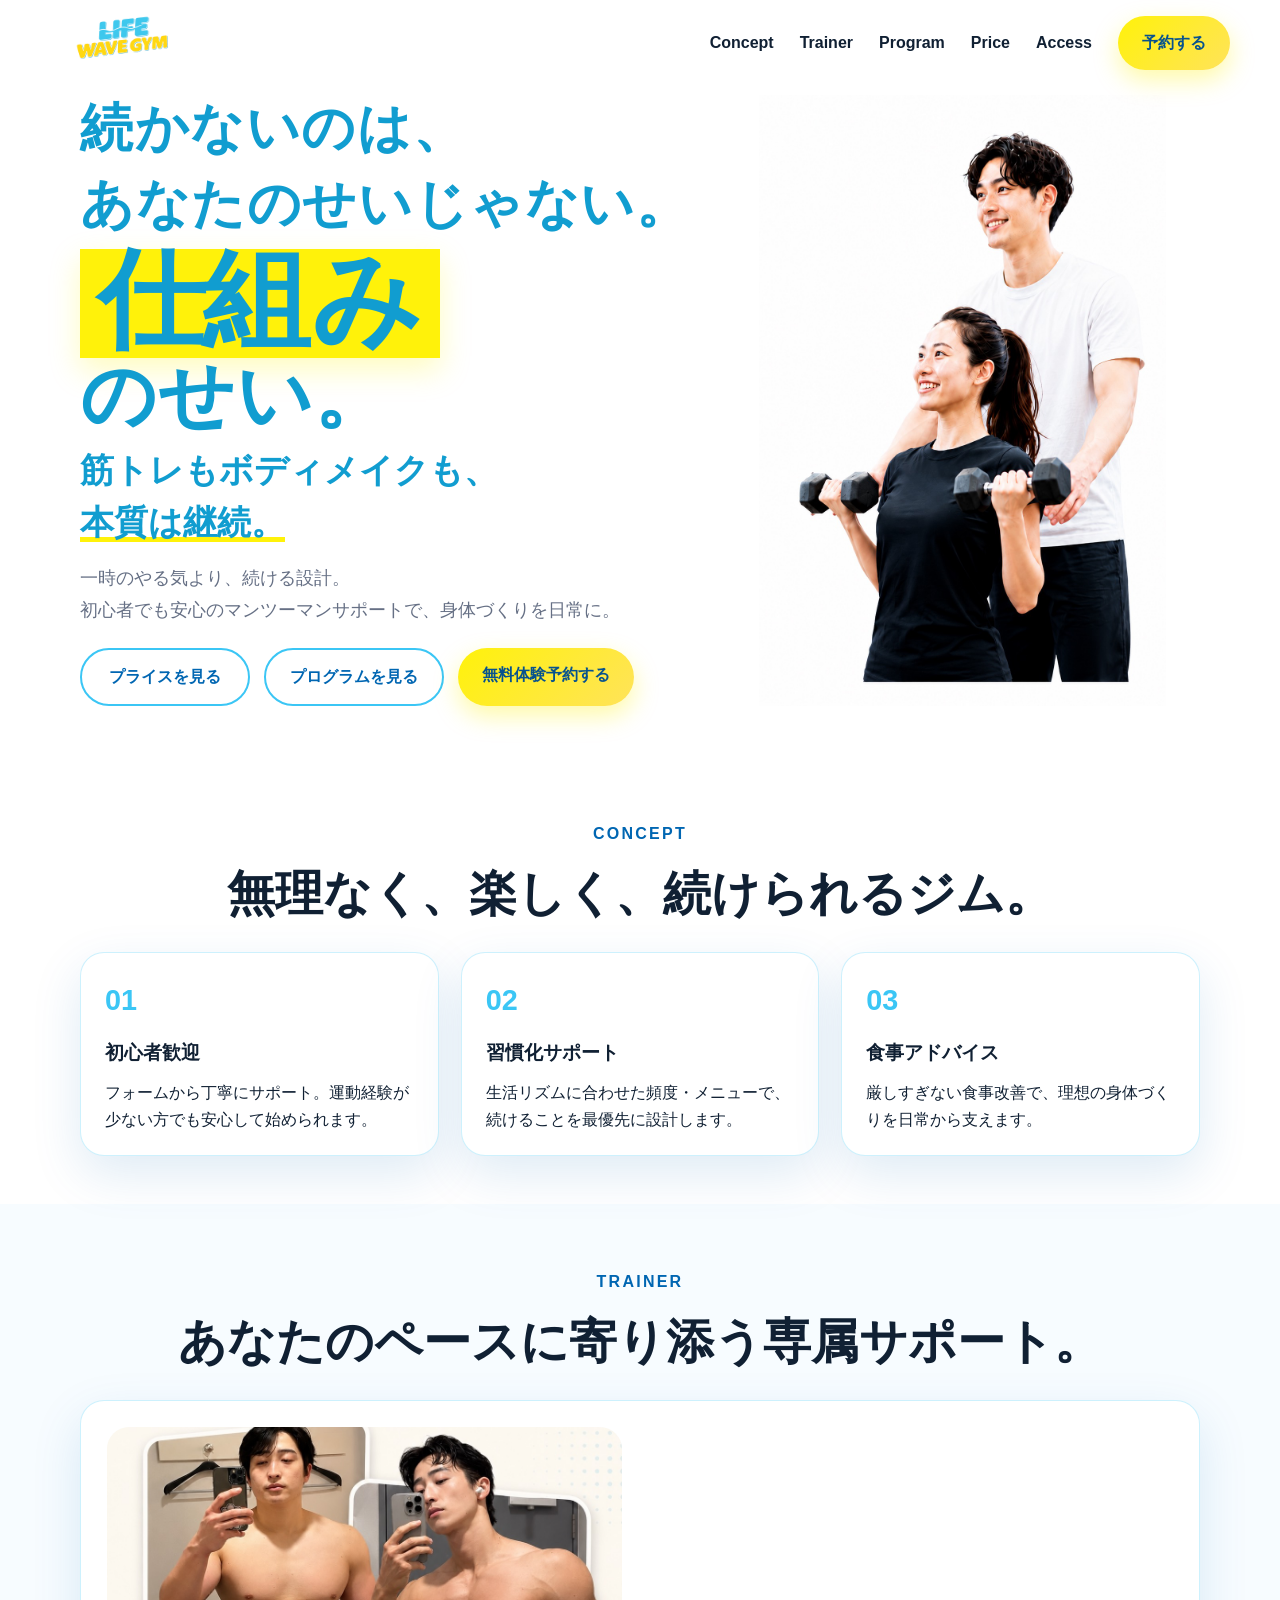
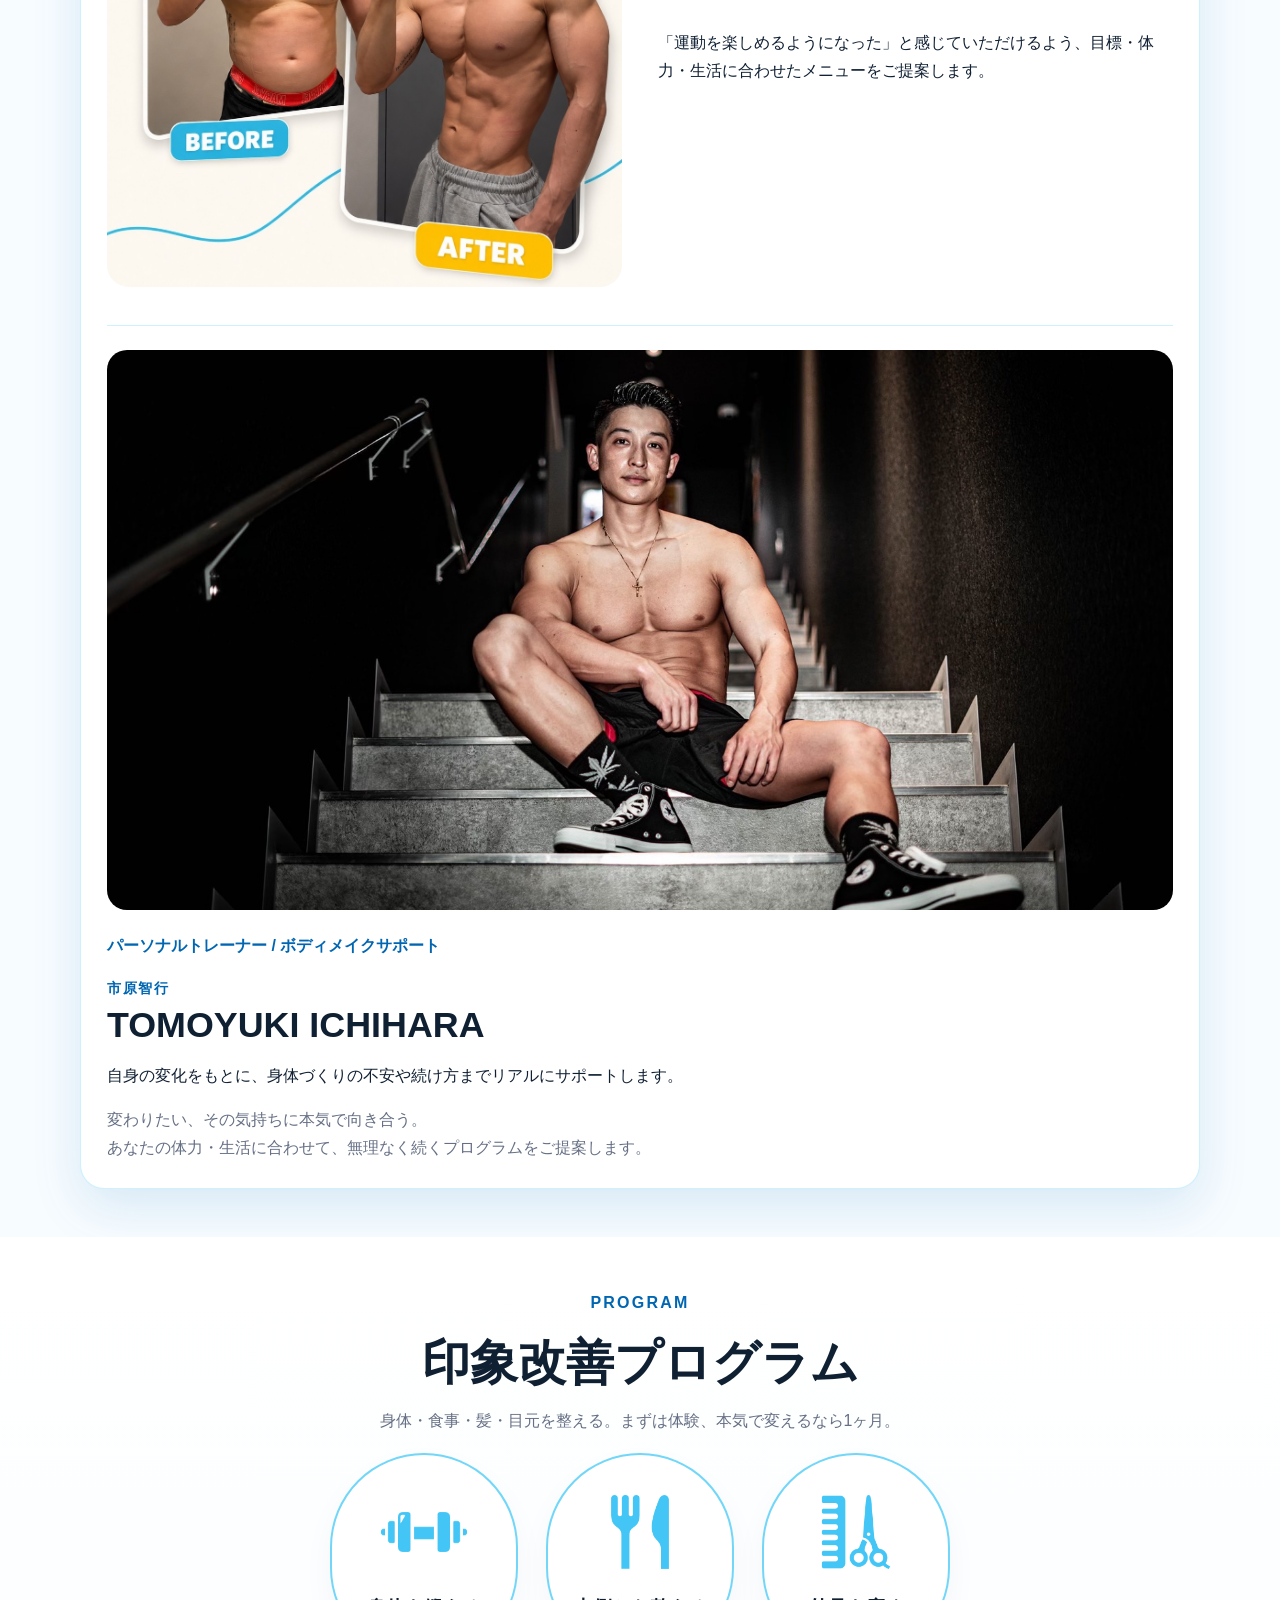
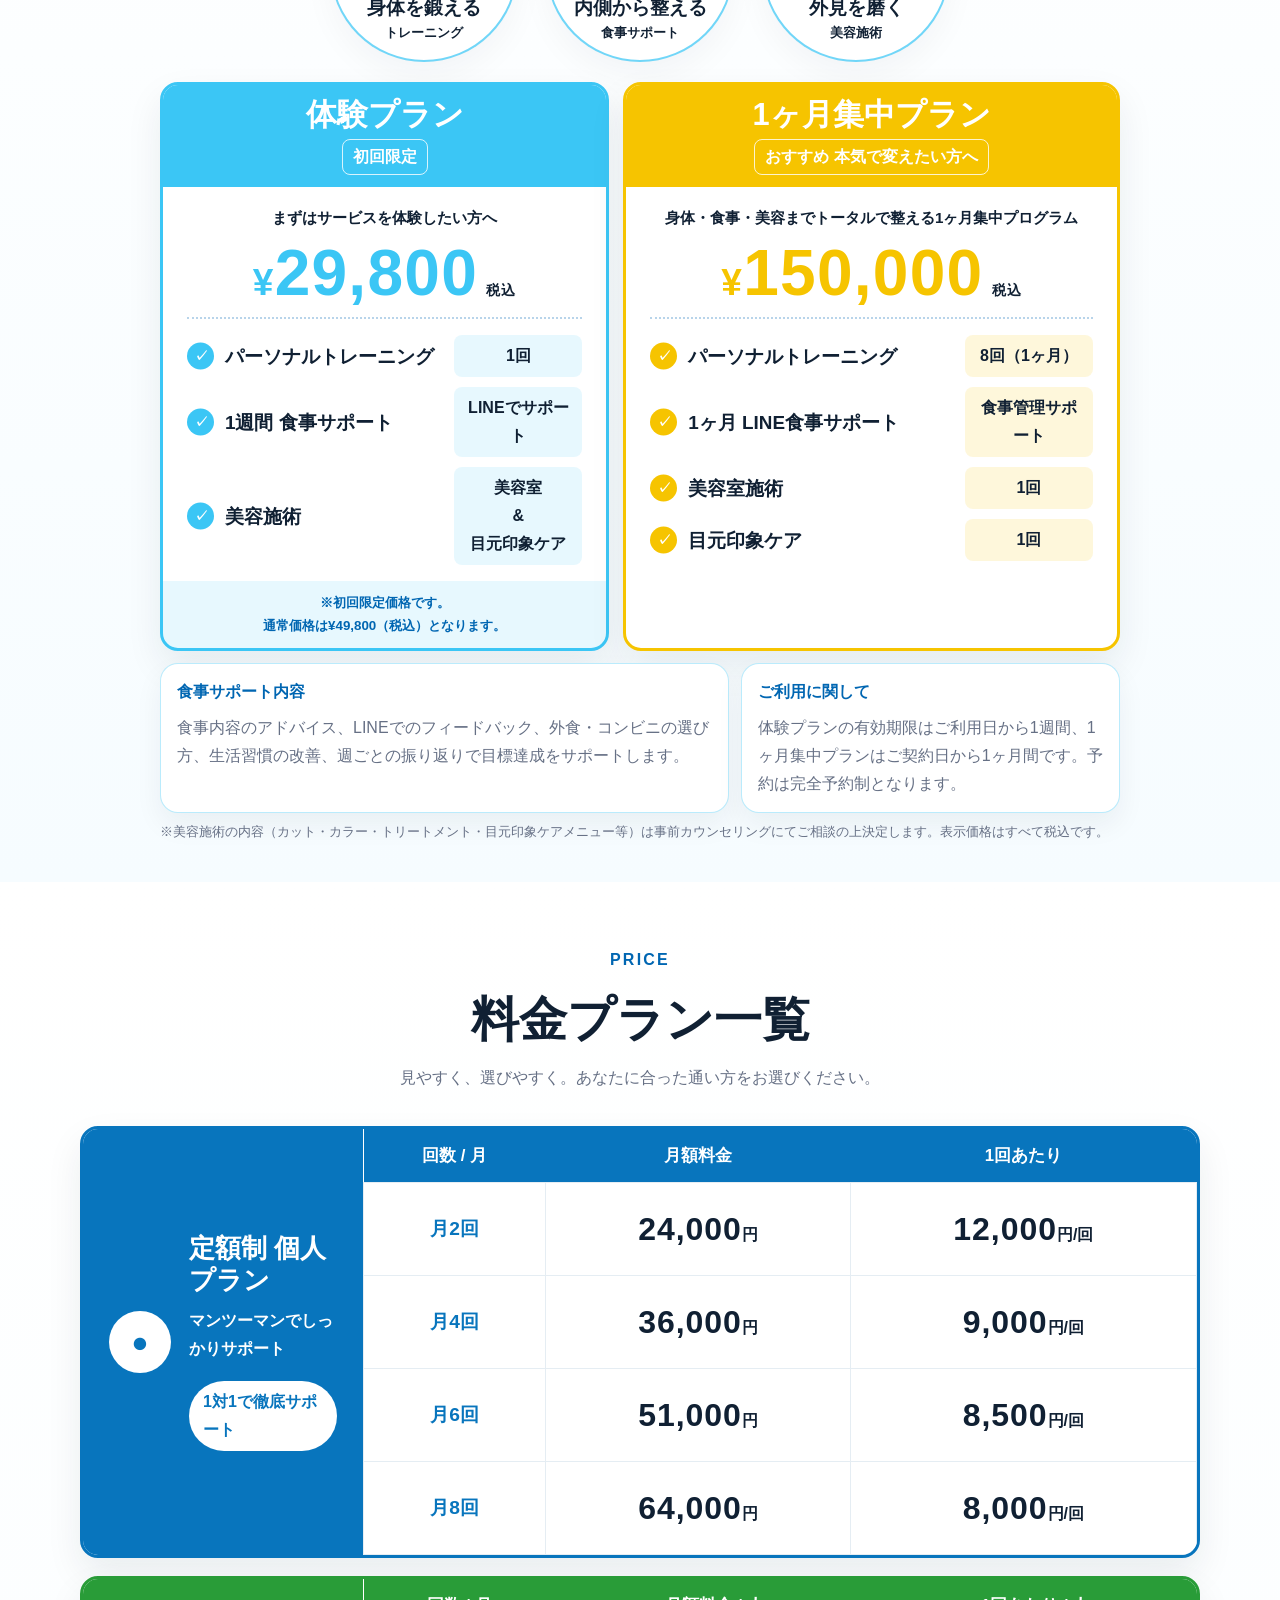
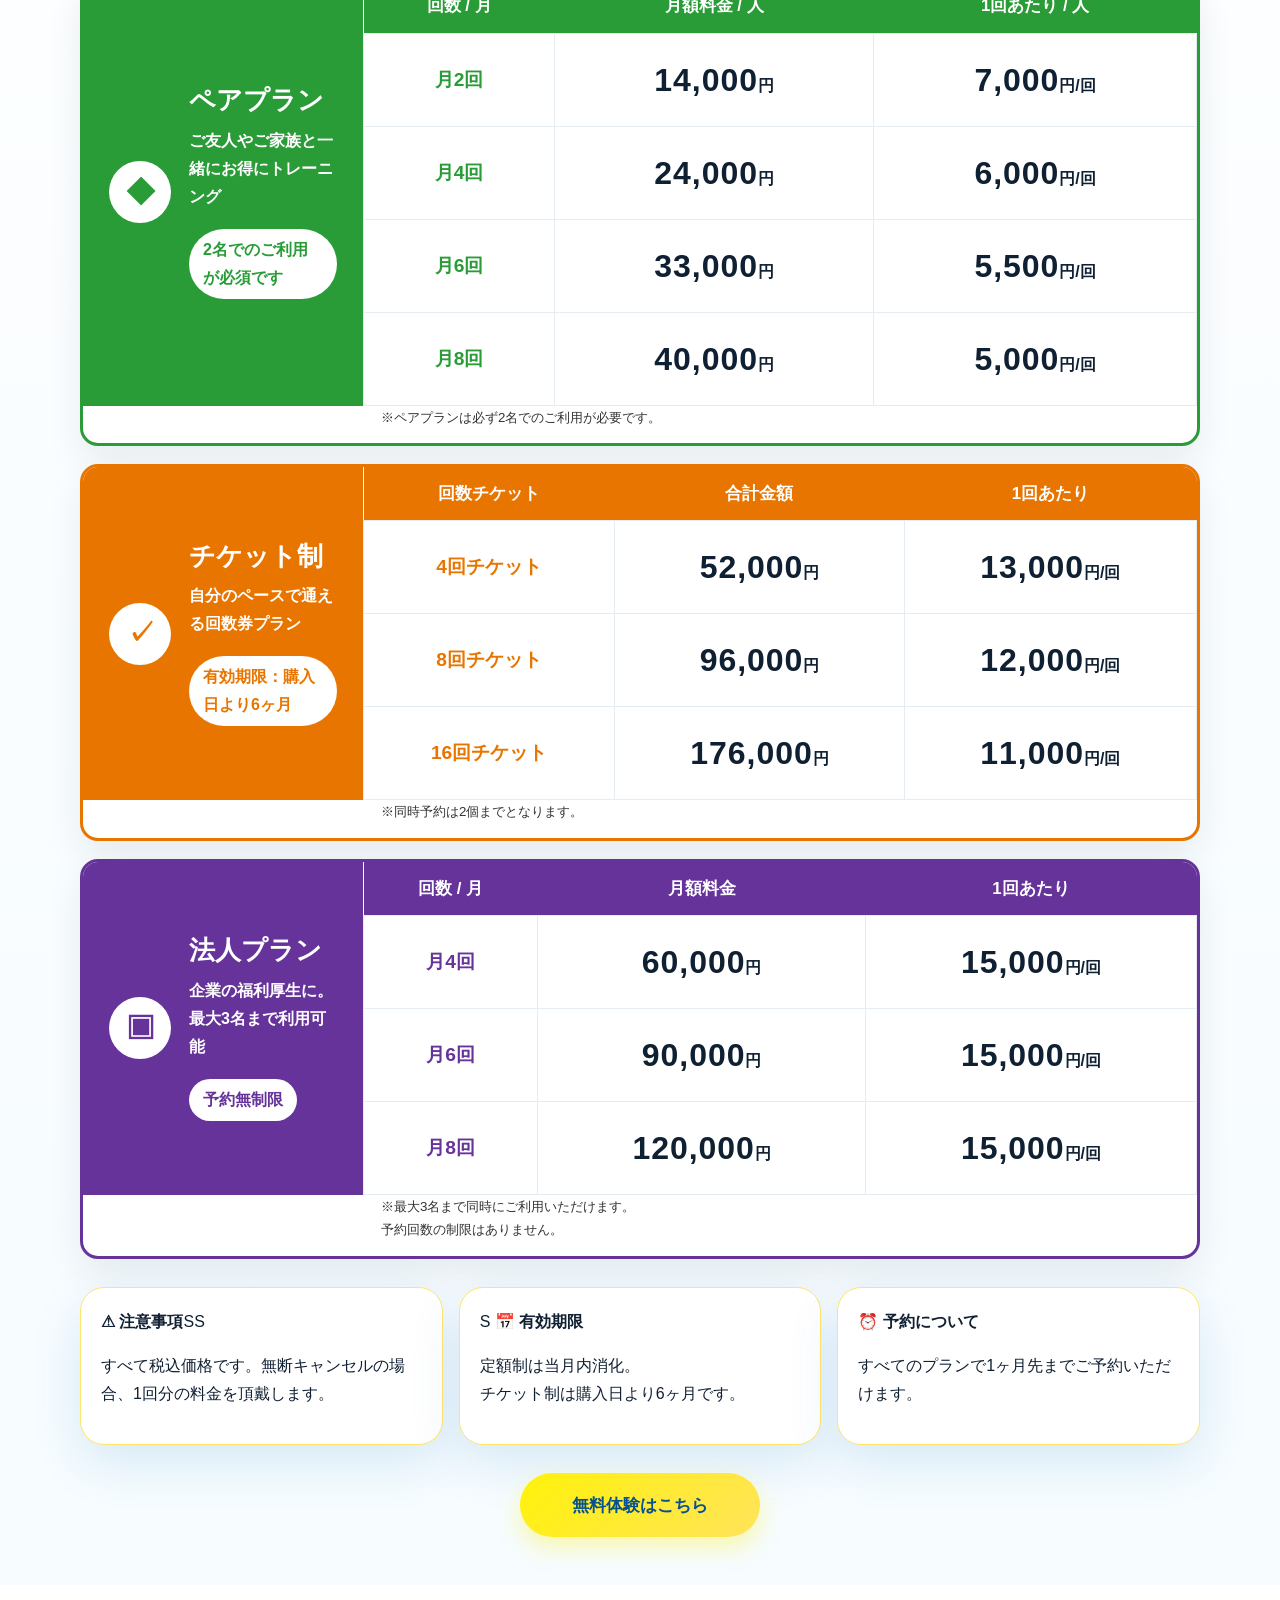
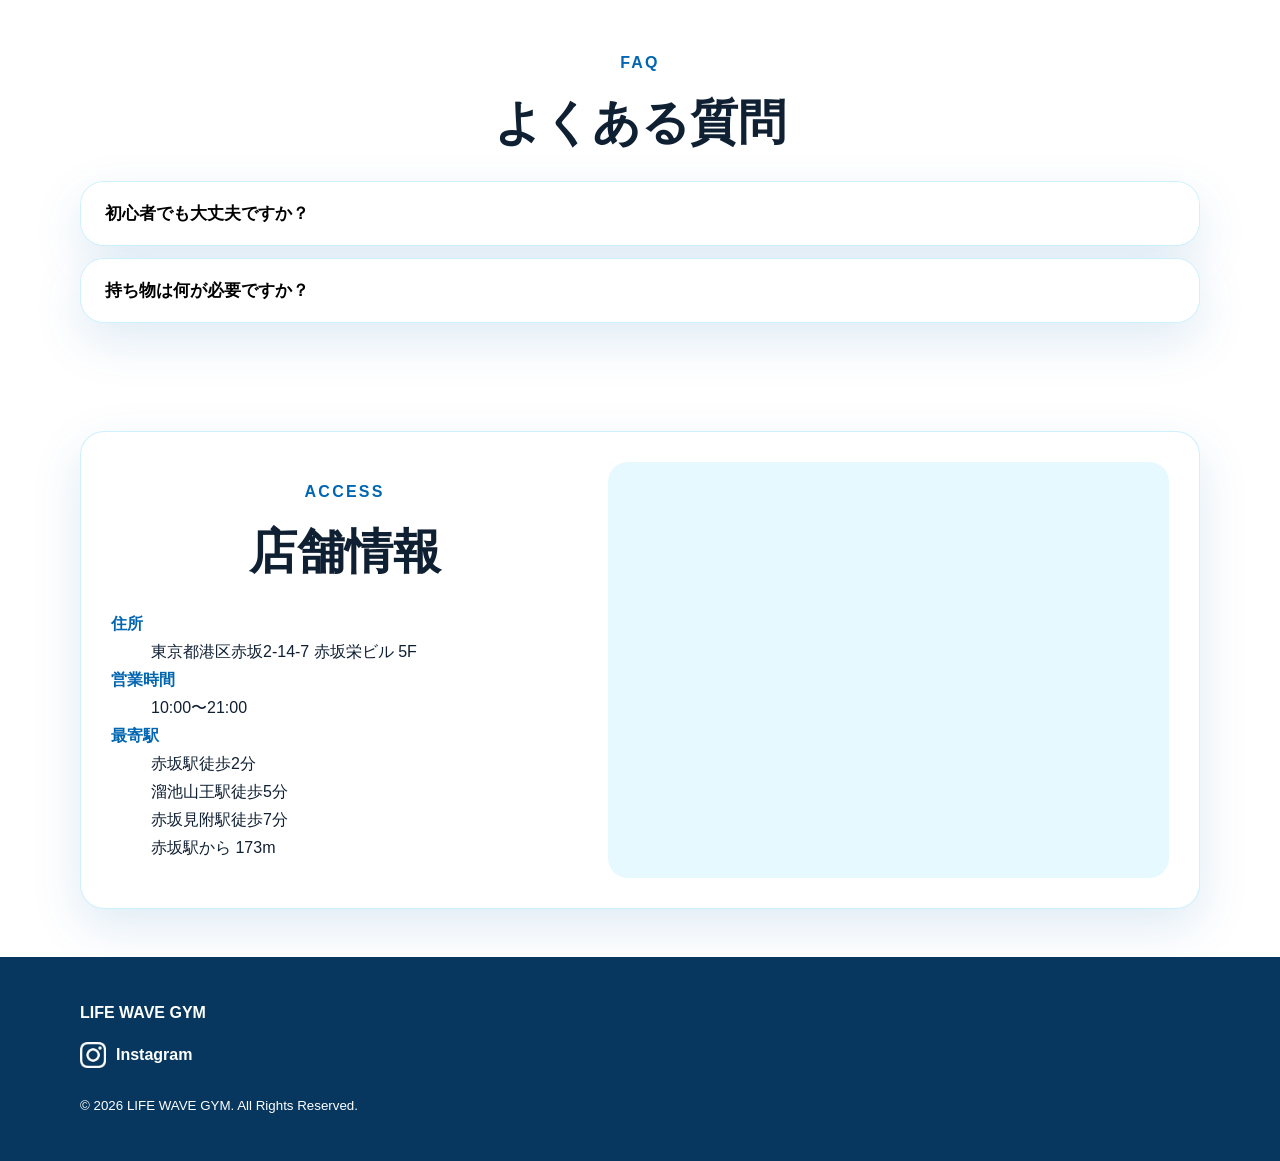
<file: index.html>
<!doctype html>
<html lang="ja">
  <head>
    <meta charset="UTF-8" />
    <meta name="viewport" content="width=device-width, initial-scale=1.0" />
    <title>LIFE WAVE GYM | 赤坂の完全個室パーソナルジム</title>
    <meta
      name="description"
      content="初心者歓迎。習慣化と食事サポートで理想の身体づくりを支える赤坂の完全個室パーソナルジム。"
    />
    <link rel="icon" type="image/png" href="logo1.png?v=2" />
    <link rel="apple-touch-icon" href="logo1.png?v=2" />
  <link rel="stylesheet" href="style.css?v=20260621" />
  </head>

<!-- Google tag (gtag.js) -->
<script async src="https://www.googletagmanager.com/gtag/js?id=G-S42PK257QP"></script>
<script>
  window.dataLayer = window.dataLayer || [];
  function gtag(){dataLayer.push(arguments);}
  gtag('js', new Date());

  gtag('config', 'G-S42PK257QP');
</script>

  <body>
    <header class="site-header" id="top">
      <div class="header-inner">
        <a href="#top" class="logo" aria-label="LIFE WAVE GYM トップへ">
          <img src="logo1.png" alt="LIFE WAVE GYM" />
        </a>
        <button
          class="menu-toggle"
          aria-label="メニューを開く"
          aria-expanded="false"
        >
          <span></span><span></span><span></span>
        </button>
        <nav class="global-nav">
          <a href="#concept">Concept</a>
          <a href="#trainer">Trainer</a>
          <a href="#program">Program</a>
          <a href="#price">Price</a>
          <a href="#access">Access</a>
          <a href="https://lifewavegym.hacomono.jp/reserve/schedule/1/1/?trial=true" class="nav-cta">予約する</a>
        </nav>
      </div>
    </header>

    <main>
      <section class="hero section-reveal">
        <div class="container hero-stage">
          <div class="hero-copy">
            <p class="hero-kicker">
              <span>続かないのは、</span><span>あなたのせいじゃない。</span>
            </p>
            <h1 class="hero-message">
              <span class="hero-highlight">仕組み</span>
              <span class="hero-blame">のせい。</span>
            </h1>
            <p class="hero-subcopy">
              <span>筋トレもボディメイクも、</span><span>本質は継続。</span>
            </p>
            <p class="lead">
              一時のやる気より、続ける設計。<br />初心者でも安心のマンツーマンサポートで、身体づくりを日常に。
            </p>
            <div class="hero-actions">
              <a href="#price" class="btn ghost">プライスを見る</a>
              <a href="#program" class="btn ghost">プログラムを見る</a>
              <a href="https://lifewavegym.hacomono.jp/reserve/schedule/1/1/?trial=true" class="btn primary">無料体験予約する</a>
            </div>
          </div>
          <div class="hero-visual">
            <img
              class="hero-person"
              src="hero-trainer.jpg"
              alt="LIFE WAVE GYM トレーニングイメージ"
            />
          </div>
        </div>
      </section>

      <section id="concept" class="section section-reveal">
        <div class="container">
          <p class="section-label">Concept</p>
          <h2>無理なく、楽しく、続けられるジム。</h2>
          <div class="concept-cards">
            <article>
              <span>01</span>
              <h3>初心者歓迎</h3>
              <p>
                フォームから丁寧にサポート。運動経験が少ない方でも安心して始められます。
              </p>
            </article>
            <article>
              <span>02</span>
              <h3>習慣化サポート</h3>
              <p>
                生活リズムに合わせた頻度・メニューで、続けることを最優先に設計します。
              </p>
            </article>
            <article>
              <span>03</span>
              <h3>食事アドバイス</h3>
              <p>
                厳しすぎない食事改善で、理想の身体づくりを日常から支えます。
              </p>
            </article>
          </div>
        </div>
      </section>

      <section id="trainer" class="section section-reveal trainer-section">
        <div class="container">
          <p class="section-label">Trainer</p>
          <h2>あなたのペースに寄り添う専属サポート。</h2>
        </div>
        <div class="container trainer-grid">
          <div class="trainer-image">
            <img src="TOMO1.jpg" alt="TOMOYUKI ICHIHARA ビフォーアフター" />
          </div>
          <div class="trainer-copy">
            <p>
              「運動を楽しめるようになった」と感じていただけるよう、目標・体力・生活に合わせたメニューをご提案します。
            </p>
          </div>
          <div class="trainer-result">
            <div>
              <img src="trainer1.JPG" alt="トレーナー写真" />
              <p class="role">パーソナルトレーナー / ボディメイクサポート</p>
              <p class="trainer-name-ja">市原智行</p>
              <h3>TOMOYUKI ICHIHARA</h3>
              <p>
                自身の変化をもとに、身体づくりの不安や続け方までリアルにサポートします。
              </p>
              <p>
                変わりたい、その気持ちに本気で向き合う。<br />
                あなたの体力・生活に合わせて、無理なく続くプログラムをご提案します。
              </p>
            </div>
          </div>
        </div>
      </section>

      <section id="program" class="section program-section section-reveal">
        <div class="container">
          <p class="section-label">Program</p>
          <h2>印象改善プログラム</h2>
          <p class="price-lead">
            身体・食事・髪・目元を整える。まずは体験、本気で変えるなら1ヶ月。
          </p>

          <div class="program-focus">
            <article>
              <img
                class="dumbbell-icon"
                src="ダンベルのアイコン素材 2.png"
                alt=""
                aria-hidden="true"
              />
              <span>身体を鍛える</span>
              <p>トレーニング</p>
            </article>
            <article>
              <img
                src="フォークとナイフのお食事アイコン素材.png"
                alt=""
                aria-hidden="true"
              />
              <span>内側から整える</span>
              <p>食事サポート</p>
            </article>
            <article>
              <img src="ヘアサロンアイコン2.png" alt="" aria-hidden="true" />
              <span>外見を磨く</span>
              <p>美容施術</p>
            </article>
          </div>

          <div class="program-plans">
            <article class="program-plan trial">
              <div class="program-head">
                <div>
                  <h3>体験プラン</h3>
                  <p>初回限定</p>
                </div>
              </div>
              <div class="program-body">
                <p class="program-copy">まずはサービスを体験したい方へ</p>
                <div class="program-price">
                  <span>¥</span>29,800<small>税込</small>
                </div>
                <div class="program-items">
                  <div><b>パーソナルトレーニング</b><span>1回</span></div>
                  <div>
                    <b>1週間 食事サポート</b><span>LINEでサポート</span>
                  </div>
                  <div>
                    <b>美容施術</b
                    ><span>美容室<br />&<br />目元印象ケア</span>
                  </div>
                </div>
              </div>
              <small
                >※初回限定価格です。<br />通常価格は¥49,800（税込）となります。</small
              >
            </article>

            <article class="program-plan intensive">
              <div class="program-head">
                <div>
                  <h3>1ヶ月集中プラン</h3>
                  <p>おすすめ 本気で変えたい方へ</p>
                </div>
              </div>
              <div class="program-body">
                <p class="program-copy">
                  身体・食事・美容までトータルで整える1ヶ月集中プログラム
                </p>
                <div class="program-price">
                  <span>¥</span>150,000<small>税込</small>
                </div>
                <div class="program-items">
                  <div>
                    <b>パーソナルトレーニング</b><span>8回（1ヶ月）</span>
                  </div>
                  <div>
                    <b>1ヶ月 LINE食事サポート</b><span>食事管理サポート</span>
                  </div>
                  <div><b>美容室施術</b><span>1回</span></div>
                  <div><b>目元印象ケア</b><span>1回</span></div>
                </div>
              </div>
            </article>
          </div>

          <div class="program-info">
            <div>
              <b>食事サポート内容</b>
              <p>
                食事内容のアドバイス、LINEでのフィードバック、外食・コンビニの選び方、生活習慣の改善、週ごとの振り返りで目標達成をサポートします。
              </p>
            </div>
            <div>
              <b>ご利用に関して</b>
              <p>
                体験プランの有効期限はご利用日から1週間、1ヶ月集中プランはご契約日から1ヶ月間です。予約は完全予約制となります。
              </p>
            </div>
          </div>
          <p class="program-note">
            ※美容施術の内容（カット・カラー・トリートメント・目元印象ケアメニュー等）は事前カウンセリングにてご相談の上決定します。表示価格はすべて税込です。
          </p>
        </div>
      </section>

      <section id="price" class="section price-section section-reveal">
        <div class="container">
          <p class="section-label">Price</p>
          <h2>料金プラン一覧</h2>
          <p class="price-lead">
            見やすく、選びやすく。あなたに合った通い方をお選びください。
          </p>

          <div class="price-list">
            <article class="plan blue">
              <div class="plan-head">
                <div class="plan-icon">●</div>
                <div>
                  <h3>定額制 個人プラン</h3>
                  <p>マンツーマンでしっかりサポート</p>
                  <span>1対1で徹底サポート</span>
                </div>
              </div>
              <table>
                <thead>
                  <tr>
                    <th>回数 / 月</th>
                    <th>月額料金</th>
                    <th>1回あたり</th>
                  </tr>
                </thead>
                <tbody>
                  <tr>
                    <td>月2回</td>
                    <td><strong>24,000</strong>円</td>
                    <td><strong>12,000</strong>円/回</td>
                  </tr>
                  <tr>
                    <td>月4回</td>
                    <td><strong>36,000</strong>円</td>
                    <td><strong>9,000</strong>円/回</td>
                  </tr>
                  <tr>
                    <td>月6回</td>
                    <td><strong>51,000</strong>円</td>
                    <td><strong>8,500</strong>円/回</td>
                  </tr>
                  <tr>
                    <td>月8回</td>
                    <td><strong>64,000</strong>円</td>
                    <td><strong>8,000</strong>円/回</td>
                  </tr>
                </tbody>
              </table>
            </article>
            <article class="plan green">
              <div class="plan-head">
                <div class="plan-icon">◆</div>
                <div>
                  <h3>ペアプラン</h3>
                  <p>ご友人やご家族と一緒にお得にトレーニング</p>
                  <span>2名でのご利用が必須です</span>
                </div>
              </div>
              <table>
                <thead>
                  <tr>
                    <th>回数 / 月</th>
                    <th>月額料金 / 人</th>
                    <th>1回あたり / 人</th>
                  </tr>
                </thead>
                <tbody>
                  <tr>
                    <td>月2回</td>
                    <td><strong>14,000</strong>円</td>
                    <td><strong>7,000</strong>円/回</td>
                  </tr>
                  <tr>
                    <td>月4回</td>
                    <td><strong>24,000</strong>円</td>
                    <td><strong>6,000</strong>円/回</td>
                  </tr>
                  <tr>
                    <td>月6回</td>
                    <td><strong>33,000</strong>円</td>
                    <td><strong>5,500</strong>円/回</td>
                  </tr>
                  <tr>
                    <td>月8回</td>
                    <td><strong>40,000</strong>円</td>
                    <td><strong>5,000</strong>円/回</td>
                  </tr>
                </tbody>
              </table>
              <small>※ペアプランは必ず2名でのご利用が必要です。</small>
            </article>
            <article class="plan orange">
              <div class="plan-head">
                <div class="plan-icon">✓</div>
                <div>
                  <h3>チケット制</h3>
                  <p>自分のペースで通える回数券プラン</p>
                  <span>有効期限：購入日より6ヶ月</span>
                </div>
              </div>
              <table>
                <thead>
                  <tr>
                    <th>回数チケット</th>
                    <th>合計金額</th>
                    <th>1回あたり</th>
                  </tr>
                </thead>
                <tbody>
                  <tr>
                    <td>4回チケット</td>
                    <td><strong>52,000</strong>円</td>
                    <td><strong>13,000</strong>円/回</td>
                  </tr>
                  <tr>
                    <td>8回チケット</td>
                    <td><strong>96,000</strong>円</td>
                    <td><strong>12,000</strong>円/回</td>
                  </tr>
                  <tr>
                    <td>16回チケット</td>
                    <td><strong>176,000</strong>円</td>
                    <td><strong>11,000</strong>円/回</td>
                  </tr>
                </tbody>
              </table>
              <small>※同時予約は2個までとなります。</small>
            </article>
            <article class="plan purple">
              <div class="plan-head">
                <div class="plan-icon">▣</div>
                <div>
                  <h3>法人プラン</h3>
                  <p>企業の福利厚生に。最大3名まで利用可能</p>
                  <span>予約無制限</span>
                </div>
              </div>
              <table>
                <thead>
                  <tr>
                    <th>回数 / 月</th>
                    <th>月額料金</th>
                    <th>1回あたり</th>
                  </tr>
                </thead>
                <tbody>
                  <tr>
                    <td>月4回</td>
                    <td><strong>60,000</strong>円</td>
                    <td><strong>15,000</strong>円/回</td>
                  </tr>
                  <tr>
                    <td>月6回</td>
                    <td><strong>90,000</strong>円</td>
                    <td><strong>15,000</strong>円/回</td>
                  </tr>
                  <tr>
                    <td>月8回</td>
                    <td><strong>120,000</strong>円</td>
                    <td><strong>15,000</strong>円/回</td>
                  </tr>
                </tbody>
              </table>
              <small>※最大3名まで同時にご利用いただけます。</br>予約回数の制限はありません。</small>
            </article>
          </div>

          <div class="notice-grid">
            <div>
              <b>⚠ 注意事項</b>SS
              <p>
                すべて税込価格です。無断キャンセルの場合、1回分の料金を頂戴します。
              </p>
            </div>
            <div>S
              <b>📅 有効期限</b>
              <p>定額制は当月内消化。<br />チケット制は購入日より6ヶ月です。</p>
            </div>
            <div>
              <b>⏰ 予約について</b>
              <p>すべてのプランで1ヶ月先までご予約いただけます。</p>
            </div>
          </div>
          <div id="reserve" class="center">
            <a href="#access" class="btn primary">無料体験はこちら</a>
          </div>
        </div>
      </section>

      <section class="section faq-section section-reveal">
        <div class="container">
          <p class="section-label">FAQ</p>
          <h2>よくある質問</h2>
          <div class="faq">
            <button>初心者でも大丈夫ですか？</button>
            <div>
              <p>はい。フォームや負荷を一人ひとりに合わせて調整します。</p>
            </div>
          </div>
          <div class="faq">
            <button>持ち物は何が必要ですか？</button>
            <div><p>動きやすい服装、タオル、お飲み物をご用意ください。</p></div>
          </div>
        </div>
      </section>

      <section id="access" class="section section-reveal">
        <div class="container access-grid">
          <div>
            <p class="section-label">Access</p>
            <h2>店舗情報</h2>
            <dl>
              <dt>住所</dt>
              <dd>東京都港区赤坂2-14-7 赤坂栄ビル 5F</dd>
              <dt>営業時間</dt>
              <dd>10:00〜21:00</dd>
              <dt>最寄駅</dt>
              <dd>赤坂駅徒歩2分</dd>
              <dd>溜池山王駅徒歩5分</dd>
              <dd>赤坂見附駅徒歩7分</dd>
              <dd>赤坂駅から 173m</dd>
            </dl>
          </div>
          <div class="map-placeholder">
            <iframe src="https://www.google.com/maps/embed?pb=!1m18!1m12!1m3!1d751.5767515831155!2d139.7375887352862!3d35.67226301967648!2m3!1f0!2f0!3f0!3m2!1i1024!2i768!4f13.1!3m3!1m2!1s0x60188b86dc31ec11%3A0x131687f2ec29ad5c!2z44CSMTA3LTAwNTIg5p2x5Lqs6YO95riv5Yy66LWk5Z2C77yS5LiB55uu77yR77yUIOi1pOWdguaghOODk-ODqyA1Zg!5e0!3m2!1sja!2sjp!4v1779012416733!5m2!1sja!2sjp" width="600" height="450" style="border:0;" allowfullscreen="" loading="lazy" referrerpolicy="no-referrer-when-downgrade" title="LIFE WAVE GYM Google Map"></iframe>
          </div>
        </div>
      </section>
    </main>

    <a href="https://lifewavegym.hacomono.jp/reserve/schedule/1/1/?trial=true" class="fixed-reserve">予約する</a>
    <footer>
      <div class="container">
        <strong>LIFE WAVE GYM</strong>
        <p class="footer-social">
          <a href="https://www.instagram.com/life_wave_gym/" target="_blank" rel="noopener" aria-label="LIFE WAVE GYM Instagram">
            <img src="Instagram_Glyph_White.png" width="26" height="26" alt="" aria-hidden="true" />
            <span>Instagram</span>
          </a>
        </p>
        <small>© 2026 LIFE WAVE GYM. All Rights Reserved.</small>
      </div>
    </footer>
    <script src="script.js"></script>
  </body>
</html>
</file>
<file: style.css>
:root {
  --blue: #3bc6f5;
  --deep: #0066b2;
  --yellow: #fff20a;
  --text: #102033;
  --muted: #667085;
  --bg: #f7fcff;
  --radius: 24px;
  --shadow: 0 18px 50px rgba(0, 102, 178, .13);
}

* {
  box-sizing: border-box;
}

html {
  scroll-behavior: smooth;
}

body {
  margin: 0;
  font-family: -apple-system, BlinkMacSystemFont, "Segoe UI", sans-serif;
  color: var(--text);
  background: #fff;
  line-height: 1.75;
}

a {
  color: inherit;
  text-decoration: none;
}

img {
  max-width: 100%;
  display: block;
}

.container {
  width: min(1120px, 92%);
  margin: auto;
}

.site-header {
  position: sticky;
  top: 0;
  z-index: 50;
  background: rgba(255, 255, 255, .88);
  backdrop-filter: blur(16px);
  transition: .3s;
}

.site-header.scrolled {
  box-shadow: 0 10px 30px rgba(16, 32, 51, .12);
}

.header-inner {
  height: 86px;
  width: min(1180px, 94%);
  margin: auto;
  display: flex;
  align-items: center;
  justify-content: space-between;
}

.logo img {
  width: 150px;
  height: 300px;
  object-fit: contain;
}

.global-nav {
  display: flex;
  gap: 26px;
  align-items: center;
  font-weight: 800;
}

.nav-cta,
.btn {
  border-radius: 999px;
  padding: 13px 24px;
  font-weight: 900;
}

.nav-cta,
.btn.primary {
  background: linear-gradient(135deg, var(--yellow), #ffe35a);
  color: #07528e;
  box-shadow: 0 10px 25px rgba(255, 242, 10, .35);
}

.btn.ghost {
  border: 2px solid var(--blue);
  color: var(--deep);
  background: #fff;
}

.menu-toggle {
  display: none;
  background: none;
  border: 0;
  width: 42px;
}

.menu-toggle span {
  display: block;
  height: 3px;
  background: var(--deep);
  margin: 7px 0;
  border-radius: 3px;
}

.hero {
  position: relative;
  overflow: hidden;
  min-height: calc(84svh - 86px);
  padding: clamp(4px, 1vh, 14px) 0 clamp(6px, 1.2vh, 16px);
  background: #fff;
}

.hero-stage {
  position: relative;
  display: grid;
  align-items: center;
  min-height: min(420px, calc(84svh - 126px));
}

.hero-copy {
  position: relative;
  z-index: 3;
  width: min(860px, 72%);
}

.hero-visual {
  position: absolute;
  inset: 0 max(-8vw, -96px) 0 auto;
  z-index: 1;
  display: grid;
  align-self: stretch;
  place-items: center;
  width: min(52vw, 720px);
  min-height: 100%;
  pointer-events: none;
}

.hero-person {
  width: 100%;
  height: 100%;
  min-height: min(410px, calc(84svh - 126px));
  object-fit: contain;
  object-position: center;
  border-radius: 0 0 0 90px;
  filter: none;
  opacity: 0;
  transform: translateX(28px) scale(1.02);
  animation: heroPhotoIn 1.05s cubic-bezier(.16, 1, .3, 1) .2s forwards;
}

.hero-kicker {
  display: grid;
  gap: .18em;
  margin: 0 0 12px;
  color: #119dd0;
  font-size: clamp(2.25rem, 4.15vw, 4.55rem);
  line-height: 1.25;
  font-weight: 900;
  letter-spacing: .03em;
}

.hero-kicker span,
.hero-message > span,
.hero-subcopy span,
.hero .lead,
.hero-actions {
  opacity: 0;
  transform: translateY(24px);
  animation: textFloatIn .72s cubic-bezier(.16, 1, .3, 1) forwards;
}

.hero-kicker span:nth-child(1) {
  animation-delay: .08s;
}

.hero-kicker span:nth-child(2) {
  animation-delay: .22s;
  white-space: nowrap;
}

.hero-message {
  display: grid;
  gap: .04em;
  margin: 0 0 18px;
  color: #119dd0;
  font-size: clamp(4.4rem, 8.4vw, 9rem);
  line-height: .9;
  font-weight: 900;
  letter-spacing: .01em;
}

.hero-message > span {
  display: block;
}

.hero-message > span:nth-child(1) {
  animation-delay: .38s;
}

.hero-message > span:nth-child(2) {
  animation-delay: .52s;
}

.hero-blame {
  font-size: .7em;
}

.hero-highlight {
  width: max-content;
  padding: .02em .16em .09em;
  background: var(--yellow);
  transform: skewX(-4deg) translateY(24px);
  box-shadow: 0 12px 28px rgba(255, 242, 10, .26);
  animation-name: highlightFloatIn;
}

.hero-highlight::first-letter {
  letter-spacing: -.03em;
}

.hero-subcopy {
  display: grid;
  gap: .18em;
  margin: 0 0 16px;
  color: #119dd0;
  font-size: clamp(1.45rem, 2.65vw, 2.25rem);
  line-height: 1.35;
  font-weight: 900;
}

.hero-subcopy span:nth-child(1) {
  animation-delay: .66s;
}

.hero-subcopy span:nth-child(2) {
  animation-delay: .78s;
  text-decoration: underline;
  text-decoration-color: var(--yellow);
  text-decoration-thickness: .14em;
  text-underline-offset: .08em;
}

.eyebrow,
.section-label {
  font-weight: 900;
  color: var(--deep);
  letter-spacing: .14em;
  text-transform: uppercase;
}

.hero .eyebrow {
  margin: 0 0 10px;
  color: var(--deep);
  text-shadow: none;
}

.hero h1:not(.hero-message) {
  font-size: clamp(34px, 3.2vw, 46px);
  line-height: 1.12;
  margin: 10px 0 20px;
}

.lead {
  font-size: 1.15rem;
  color: var(--muted);
}

.hero .lead {
  width: min(660px, 100%);
  margin: 0;
  color: var(--muted);
  text-shadow: none;
  animation-delay: .9s;
}

.hero-actions {
  display: flex;
  gap: 14px;
  flex-wrap: wrap;
  margin-top: 22px;
  animation-delay: 1s;
}

.hero-actions .btn {
  min-width: 170px;
  text-align: center;
}

.section {
  padding: 48px 0;
}

.section h2 {
  font-size: clamp(30px, 4vw, 48px);
  line-height: 1.25;
  margin: 8px 0 28px;
}

.concept-cards {
  display: grid;
  grid-template-columns: repeat(3, 1fr);
  gap: 22px;
}

.concept-cards article,
.trainer-grid,
.notice-grid > div,
.faq,
.access-grid {
  background: #fff;
  border: 1px solid rgba(59, 198, 245, .25);
  border-radius: var(--radius);
  box-shadow: var(--shadow);
}

.concept-cards article {
  padding: 22px 24px;
}

.concept-cards span {
  color: var(--blue);
  font-weight: 900;
  font-size: 1.8rem;
}

.concept-cards h3 {
  margin: 12px 0 10px;
}

.concept-cards p {
  margin: 0;
  line-height: 1.65;
}

.trainer-section {
  background: var(--bg);
}

.trainer-section > .container:first-child {
  margin-bottom: 18px;
}

.trainer-grid {
  display: grid;
  grid-template-columns: 1fr 1fr;
  gap: 36px;
  align-items: center;
  padding: 26px;
}

.trainer-image img {
  border-radius: 22px;
  width: 100%;
  height: 460px;
  object-fit: cover;
}

.trainer-copy h3 {
  margin: 4px 0 0;
  font-size: clamp(2rem, 4.4vw, 3.8rem);
  line-height: 1.02;
  letter-spacing: .02em;
}

.trainer-result {
  grid-column: 1 / -1;
  display: block;
  margin-top: 2px;
  padding-top: 24px;
  border-top: 1px solid rgba(59, 198, 245, .25);
}

.trainer-result h3 {
  margin: 4px 0 10px;
  font-size: clamp(1.45rem, 2.8vw, 2.25rem);
  line-height: 1.15;
}

.trainer-name-ja {
  margin: 0 0 4px;
  color: var(--deep);
  font-size: .9rem;
  font-weight: 900;
  letter-spacing: .12em;
}

.trainer-result p:last-child {
  margin-bottom: 0;
  color: var(--muted);
}

.trainer-result img {
  width: 100%;
  max-height: 560px;
  object-fit: cover;
  object-position: center;
  border-radius: 20px;
  margin-bottom: 22px;
}

.role {
  font-weight: 800;
  color: var(--deep);
}

.price-section,
.program-section {
  background: linear-gradient(180deg, #fff, #f6fcff);
}

.program-section {
  padding: 36px 0 38px;
}

.price-lead {
  text-align: center;
  color: var(--muted);
  margin-top: -14px;
}

.price-section .section-label,
.price-section h2,
.program-section .section-label,
.program-section h2 {
  text-align: center;
}

#concept .section-label,
#concept h2,
.trainer-section > .container:first-child .section-label,
.trainer-section > .container:first-child h2,
.faq-section .section-label,
.faq-section h2,
#access .section-label,
#access h2 {
  text-align: center;
}

.program-focus {
  display: grid;
  grid-template-columns: repeat(3, 1fr);
  gap: 28px;
  margin: 18px auto 20px;
  max-width: 620px;
}

.program-focus article {
  aspect-ratio: .9 / 1;
  display: grid;
  grid-template-rows: 1fr auto auto;
  place-items: center;
  align-content: center;
  gap: 6px;
  text-align: center;
  padding: 18px 14px;
  border: 2px solid rgba(59, 198, 245, .72);
  border-radius: 999px;
  background: #fff;
  box-shadow: 0 14px 32px rgba(16, 32, 51, .04);
}

.program-focus img {
  width: clamp(54px, 5.8vw, 74px);
  height: clamp(54px, 5.8vw, 74px);
  object-fit: contain;
}

.program-focus .dumbbell-icon {
  width: clamp(64px, 6.7vw, 86px);
  height: clamp(64px, 6.7vw, 86px);
}

.program-focus span {
  color: var(--text);
  font-size: clamp(.98rem, 1.45vw, 1.18rem);
  font-weight: 900;
  line-height: 1.2;
}

.program-focus p {
  margin: 0;
  color: var(--text);
  font-size: clamp(.76rem, .98vw, .88rem);
  font-weight: 800;
  line-height: 1.35;
}

.program-plans {
  display: grid;
  grid-template-columns: .95fr 1.05fr;
  gap: 14px;
  align-items: stretch;
  max-width: 960px;
  margin: 0 auto;
}

.program-plan {
  --program: var(--blue);
  --program-soft: rgba(59, 198, 245, .12);
  overflow: hidden;
  border: 3px solid var(--program);
  border-radius: 18px;
  background: #fff;
  box-shadow: 0 16px 36px rgba(16, 32, 51, .08);
}

.program-plan.intensive {
  --program: #f6c400;
  --program-soft: rgba(246, 196, 0, .14);
}

.program-head {
  min-height: 62px;
  display: flex;
  align-items: center;
  justify-content: center;
  padding: 12px 18px;
  background: var(--program);
  color: #fff;
  text-align: center;
}

.program-head h3 {
  margin: 0;
  font-size: clamp(1.5rem, 2.4vw, 2rem);
  line-height: 1.15;
}

.program-head p {
  display: inline-block;
  margin: 6px 0 0;
  padding: 3px 10px;
  border: 1px solid rgba(255, 255, 255, .8);
  border-radius: 8px;
  font-weight: 900;
}

.program-body {
  padding: 18px 24px 16px;
}

.program-copy {
  margin: 0 0 10px;
  text-align: center;
  font-size: .95rem;
  font-weight: 900;
}

.program-price {
  margin: 0 auto 16px;
  padding-bottom: 12px;
  border-bottom: 2px dotted rgba(0, 102, 178, .28);
  color: var(--program);
  text-align: center;
  font-size: clamp(2.5rem, 5vw, 4rem);
  line-height: 1;
  font-weight: 900;
  letter-spacing: .02em;
}

.program-price span {
  font-size: .58em;
}

.program-price small {
  margin-left: 8px;
  color: var(--text);
  font-size: .22em;
}

.program-items {
  display: grid;
  gap: 10px;
}

.program-items div {
  display: grid;
  grid-template-columns: 1fr minmax(128px, .38fr);
  gap: 12px;
  align-items: center;
}

.program-items b {
  position: relative;
  padding-left: 38px;
  font-size: clamp(.95rem, 1.55vw, 1.18rem);
}

.program-items b::before {
  content: "✓";
  position: absolute;
  left: 0;
  top: 50%;
  width: 27px;
  height: 27px;
  border-radius: 50%;
  background: var(--program);
  color: #fff;
  display: grid;
  place-items: center;
  font-size: .9rem;
  transform: translateY(-50%);
}

.program-items span {
  display: block;
  padding: 7px 10px;
  border-radius: 8px;
  background: var(--program-soft);
  text-align: center;
  font-weight: 900;
}

.program-plan > small {
  display: block;
  padding: 10px 16px;
  background: var(--program-soft);
  color: var(--deep);
  text-align: center;
  font-weight: 800;
}

.program-info {
  display: grid;
  grid-template-columns: 1.35fr .9fr;
  gap: 12px;
  max-width: 960px;
  margin: 12px auto 0;
}

.program-info > div {
  padding: 14px 16px;
  border: 1px solid rgba(59, 198, 245, .35);
  border-radius: 18px;
  background: #fff;
  box-shadow: 0 12px 28px rgba(16, 32, 51, .06);
}

.program-info b {
  color: var(--deep);
  font-size: .98rem;
}

.program-info p,
.program-note {
  margin: 8px 0 0;
  color: var(--muted);
}

.program-note {
  max-width: 960px;
  margin-inline: auto;
  font-size: .82rem;
}

.price-list {
  display: grid;
  gap: 18px;
  margin-top: 34px;
}

.plan {
  display: grid;
  grid-template-columns: 280px 1fr;
  overflow: hidden;
  border: 3px solid var(--plan);
  border-radius: 18px;
  background: #fff;
  box-shadow: 0 16px 36px rgba(16, 32, 51, .08);
}

.plan-head {
  background: var(--plan);
  color: #fff;
  padding: 26px;
  display: flex;
  gap: 18px;
  align-items: center;
}

.plan h3 {
  font-size: 1.65rem;
  line-height: 1.2;
  margin: 0 0 10px;
}

.plan p {
  margin: 0;
  font-weight: 800;
}

.plan span {
  display: inline-block;
  margin-top: 18px;
  background: #fff;
  color: var(--plan);
  padding: 7px 14px;
  border-radius: 999px;
  font-weight: 900;
}

.plan-icon {
  width: 62px;
  height: 62px;
  border-radius: 50%;
  background: #fff;
  color: var(--plan);
  display: grid;
  place-items: center;
  font-weight: 900;
  font-size: 1.8rem;
  flex: 0 0 auto;
}

.plan table {
  width: 100%;
  border-collapse: collapse;
}

.plan th {
  background: var(--plan);
  color: #fff;
  padding: 12px;
  font-size: 1.05rem;
}

.plan td {
  padding: 18px 14px;
  text-align: center;
  border: 1px solid #e5edf3;
  font-weight: 900;
}

.plan td:first-child {
  color: var(--plan);
  font-size: 1.2rem;
}

.plan strong {
  font-size: clamp(1.45rem, 3vw, 2rem);
  letter-spacing: .03em;
}

.plan small {
  grid-column: 2;
  display: block;
  padding: 0 18px 14px;
  color: #333;
}

.blue {
  --plan: #0875bd;
}

.green {
  --plan: #299c38;
}

.orange {
  --plan: #e87500;
}

.purple {
  --plan: #66339b;
}

.notice-grid {
  display: grid;
  grid-template-columns: repeat(3, 1fr);
  gap: 16px;
  margin: 28px 0;
}

.notice-grid > div {
  padding: 20px;
  border-color: #ffe66b;
}

.center {
  text-align: center;
}

#reserve .btn {
  display: inline-flex;
  align-items: center;
  justify-content: center;
  min-width: 240px;
  padding: 17px 34px;
  font-size: 1.08rem;
}

.faq-section {
  background: #fff;
}

.faq {
  margin: 12px 0;
  overflow: hidden;
}

.faq button {
  width: 100%;
  padding: 20px 24px;
  background: #fff;
  border: 0;
  text-align: left;
  font-weight: 900;
  font-size: 1.05rem;
  cursor: pointer;
}

.faq div {
  display: none;
  padding: 0 24px 20px;
}

.faq.open div {
  display: block;
}

.access-grid {
  display: grid;
  grid-template-columns: 1fr 1.2fr;
  gap: 30px;
  padding: 30px;
}

.access-grid dt {
  font-weight: 900;
  color: var(--deep);
}

.map-placeholder {
  min-height: 320px;
  border-radius: 20px;
  overflow: hidden;
  background: #e6f9ff;
}

.map-placeholder iframe {
  width: 100%;
  height: 100%;
  min-height: 320px;
  display: block;
}

.fixed-reserve {
  position: fixed;
  right: 22px;
  bottom: 22px;
  z-index: 60;
  width: 110px;
  height: 110px;
  display: none;
  place-items: center;
  background: linear-gradient(135deg, var(--blue), var(--deep));
  color: #fff;
  border: 0;
  border-radius: 50%;
  padding: 0;
  font-weight: 900;
  box-shadow: 0 14px 30px rgba(0, 102, 178, .18);
}

footer {
  padding: 42px 0;
  background: #07375e;
  color: #fff;
}

.footer-social {
  margin: 14px 0;
}

.footer-social a {
  display: inline-flex;
  align-items: center;
  gap: 10px;
  font-weight: 900;
}

.footer-social img {
  width: 26px;
  height: 26px;
  object-fit: contain;
}

.section-reveal {
  opacity: 0;
  transform: translateY(32px);
  transition: .75s ease;
}

.section-reveal.is-visible {
  opacity: 1;
  transform: none;
}

@keyframes logoRise {
  to {
    opacity: 1;
    transform: translateY(0) scale(1);
  }
}

@keyframes letterRise {
  to {
    opacity: 1;
    transform: translateY(0) scale(1);
  }
}

@keyframes textFloatIn {
  to {
    opacity: 1;
    transform: translateY(0);
  }
}

@keyframes highlightFloatIn {
  to {
    opacity: 1;
    transform: skewX(-4deg) translateY(0);
  }
}

@keyframes heroPhotoIn {
  to {
    opacity: 1;
    transform: translateX(0) scale(1);
  }
}

@media (prefers-reduced-motion: reduce) {
  html {
    scroll-behavior: auto;
  }

  *,
  *::before,
  *::after {
    animation-duration: .01ms !important;
    animation-iteration-count: 1 !important;
    transition-duration: .01ms !important;
  }
}

@media (max-width: 860px) {
  .header-inner {
    height: 76px;
  }

  .global-nav {
    position: fixed;
    inset: 76px 0 auto 0;
    background: #fff;
    display: none;
    flex-direction: column;
    padding: 28px;
    box-shadow: 0 20px 40px rgba(16, 32, 51, .12);
  }

  .global-nav.open {
    display: flex;
  }

  .menu-toggle {
    display: block;
  }

  .hero {
    min-height: auto;
    padding: 14px 0 56px;
    background: #fff;
  }

  .hero-stage {
    min-height: 486px;
  }

  .hero-copy {
    position: relative;
    z-index: 3;
    width: 100%;
    padding: 10px 0 0;
    min-height: 486px;
    align-items: flex-start;
  }

  .hero-visual {
    position: absolute;
    inset: 46px -18% auto auto;
    z-index: 1;
    width: 78%;
    height: calc(100% - 116px);
    min-height: 0;
    margin-right: 0;
    opacity: .86;
  }

  .hero-person {
    width: 100%;
    height: 100%;
    min-height: 0;
    border-radius: 0;
    object-position: center;
  }

  .hero-kicker {
    font-size: clamp(1.28rem, 6.2vw, 2rem);
  }

  .hero-kicker span:nth-child(2) {
    white-space: normal;
  }

  .hero-message {
    font-size: clamp(2.85rem, 13.6vw, 4.7rem);
  }

  .hero-subcopy {
    font-size: clamp(.98rem, 4.5vw, 1.35rem);
  }

  .hero .lead {
    width: min(240px, 58%);
    font-size: .78rem;
    line-height: 1.65;
  }

  .hero-copy {
    text-align: left;
  }

  .section h2 {
    font-size: clamp(16px, 4.3vw, 22px);
    white-space: nowrap;
  }

  .price-lead {
    font-size: clamp(10px, 2.55vw, 12px);
    white-space: nowrap;
    line-height: 1.45;
  }

  .hero-actions {
    position: absolute;
    left: 0;
    right: 0;
    bottom: -58px;
    width: 100%;
    margin-top: 0;
    display: grid;
    grid-template-columns: repeat(2, minmax(0, 1fr));
  }

  .hero-actions .btn.primary {
    grid-column: 1 / -1;
  }

  .hero-actions .btn {
    min-width: 0;
    padding-inline: 10px;
    text-align: center;
  }

  .concept-cards,
  .trainer-grid,
  .trainer-result,
  .program-plans,
  .program-info,
  .notice-grid,
  .access-grid {
    grid-template-columns: 1fr;
  }

  .program-focus {
    grid-template-columns: repeat(3, 1fr);
    gap: 8px;
    max-width: none;
  }

  .program-section {
    padding: 30px 0 28px;
  }

  .program-focus article {
    min-width: 0;
    padding: 14px 7px;
    border-width: 1.5px;
  }

  .program-focus img {
    width: 50px;
    height: 50px;
  }

  .program-focus .dumbbell-icon {
    width: 58px;
    height: 58px;
  }

  .program-focus span {
    font-size: clamp(.72rem, 3vw, .92rem);
  }

  .program-focus p {
    font-size: clamp(.64rem, 2.5vw, .78rem);
  }

  .program-body {
    padding: 22px 18px 18px;
  }

  .program-plans,
  .program-plan {
    width: 100%;
  }

  .program-items div {
    grid-template-columns: 1fr;
    gap: 8px;
  }

  .program-items b {
    padding-left: 42px;
  }

  .plan {
    grid-template-columns: 1fr;
    width: 100%;
  }

  .plan small {
    grid-column: 1;
  }

  .plan-head {
    align-items: flex-start;
  }

  .plan-head p {
    font-size: clamp(.76rem, 3vw, .9rem);
    line-height: 1.35;
    white-space: nowrap;
  }

  .trainer-image img {
    height: auto;
  }

  .trainer-result {
    grid-column: auto;
    padding: 22px 0 0;
  }

  .trainer-result .role {
    font-size: clamp(.78rem, 3vw, .9rem);
    white-space: nowrap;
  }

  .trainer-result img {
    max-height: none;
  }

  .logo img {
    width: 150px;
    height: 300px;
    object-fit: contain;
  }

  .fixed-reserve {
    display: grid;
    right: 14px;
    bottom: 14px;
    width: 78px;
    height: 78px;
    padding: 0;
    font-size: .78rem;
  }

  .plan th,
  .plan td {
    font-size: clamp(.58rem, 2.35vw, .74rem);
    padding: 10px 3px;
    white-space: nowrap;
  }

  .plan td:first-child {
    font-size: clamp(.78rem, 3.4vw, 1rem);
  }

  .plan strong {
    font-size: clamp(.86rem, 3.75vw, 1.12rem);
  }

  .plan table {
    width: calc(100% + 2px);
    margin-left: -1px;
    table-layout: fixed;
  }

  .plan th:nth-child(1),
  .plan td:nth-child(1) {
    width: 34%;
  }

  .plan th:nth-child(2),
  .plan td:nth-child(2) {
    width: 33%;
  }

  .plan th:nth-child(3),
  .plan td:nth-child(3) {
    width: 33%;
  }

  .plan th:first-child,
  .plan td:first-child {
    border-left: 0;
  }

  .plan th:last-child,
  .plan td:last-child {
    border-right: 0;
  }
}
</file>
